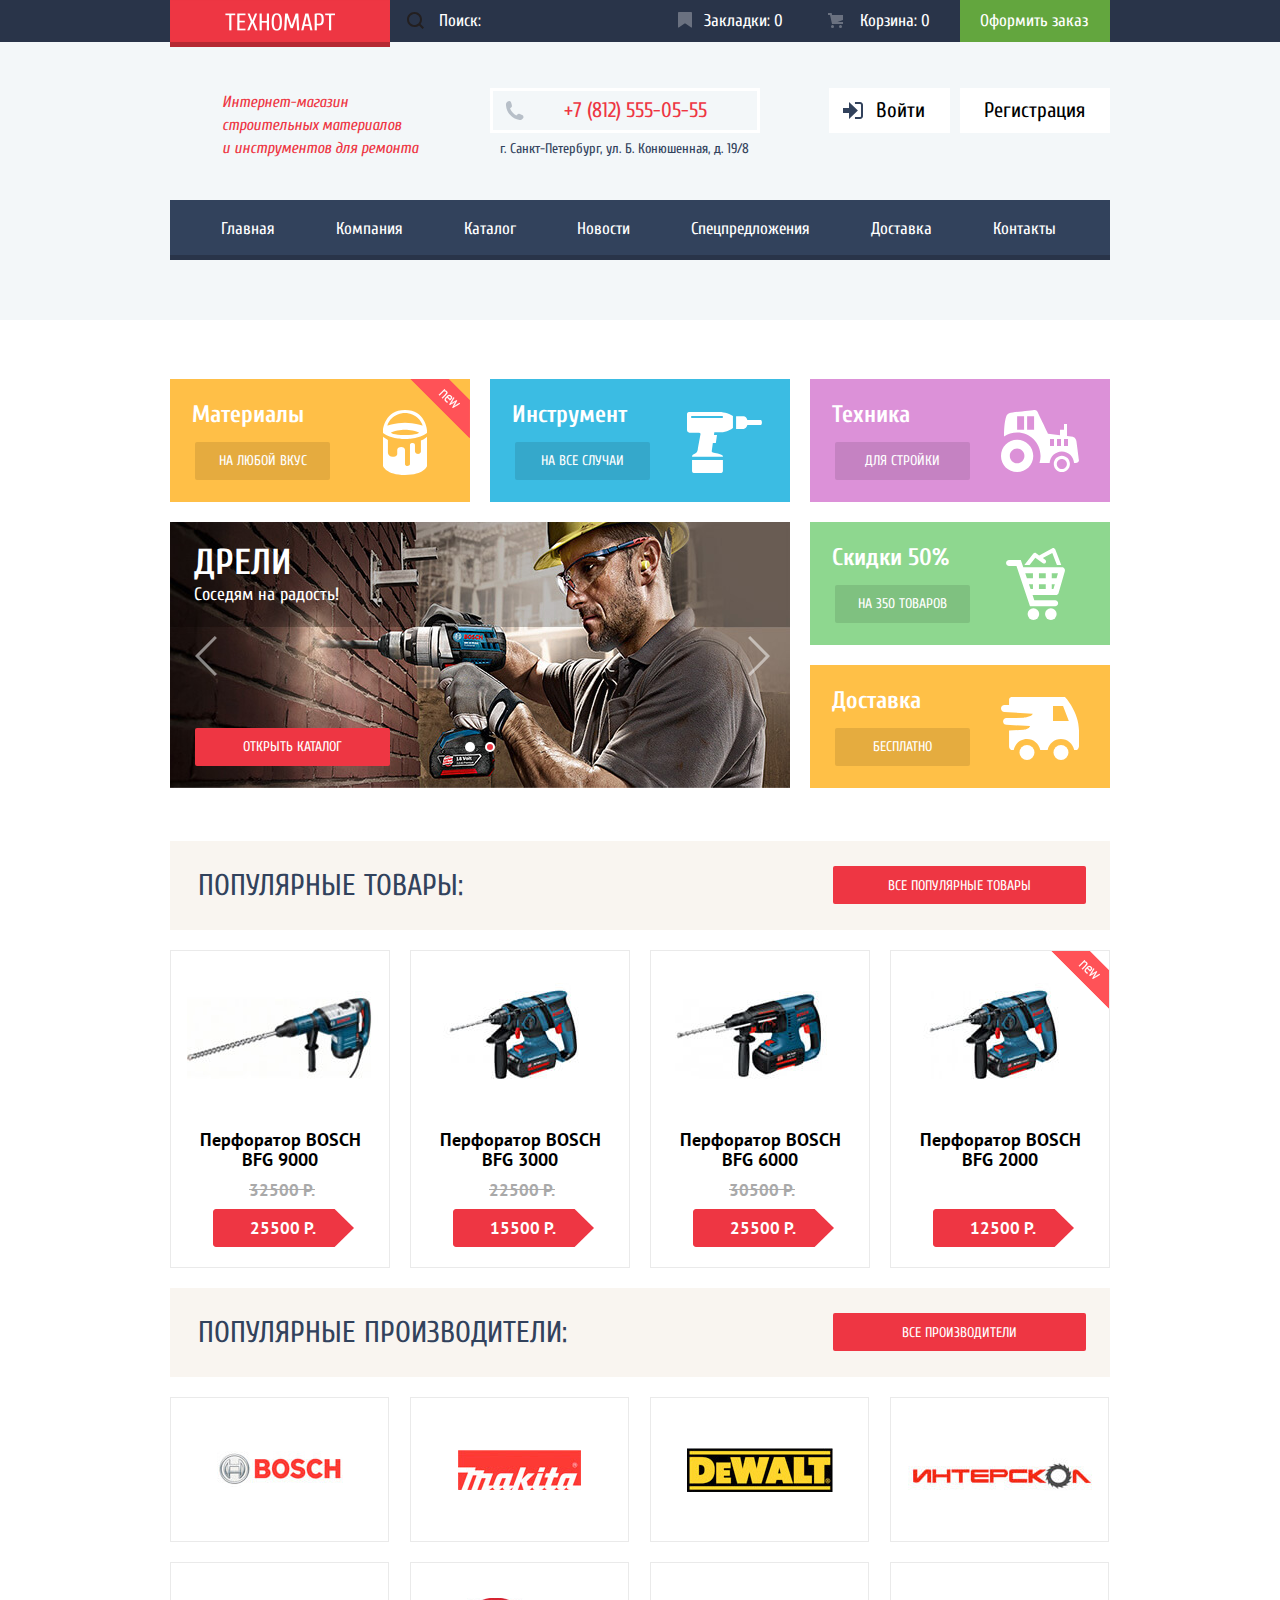
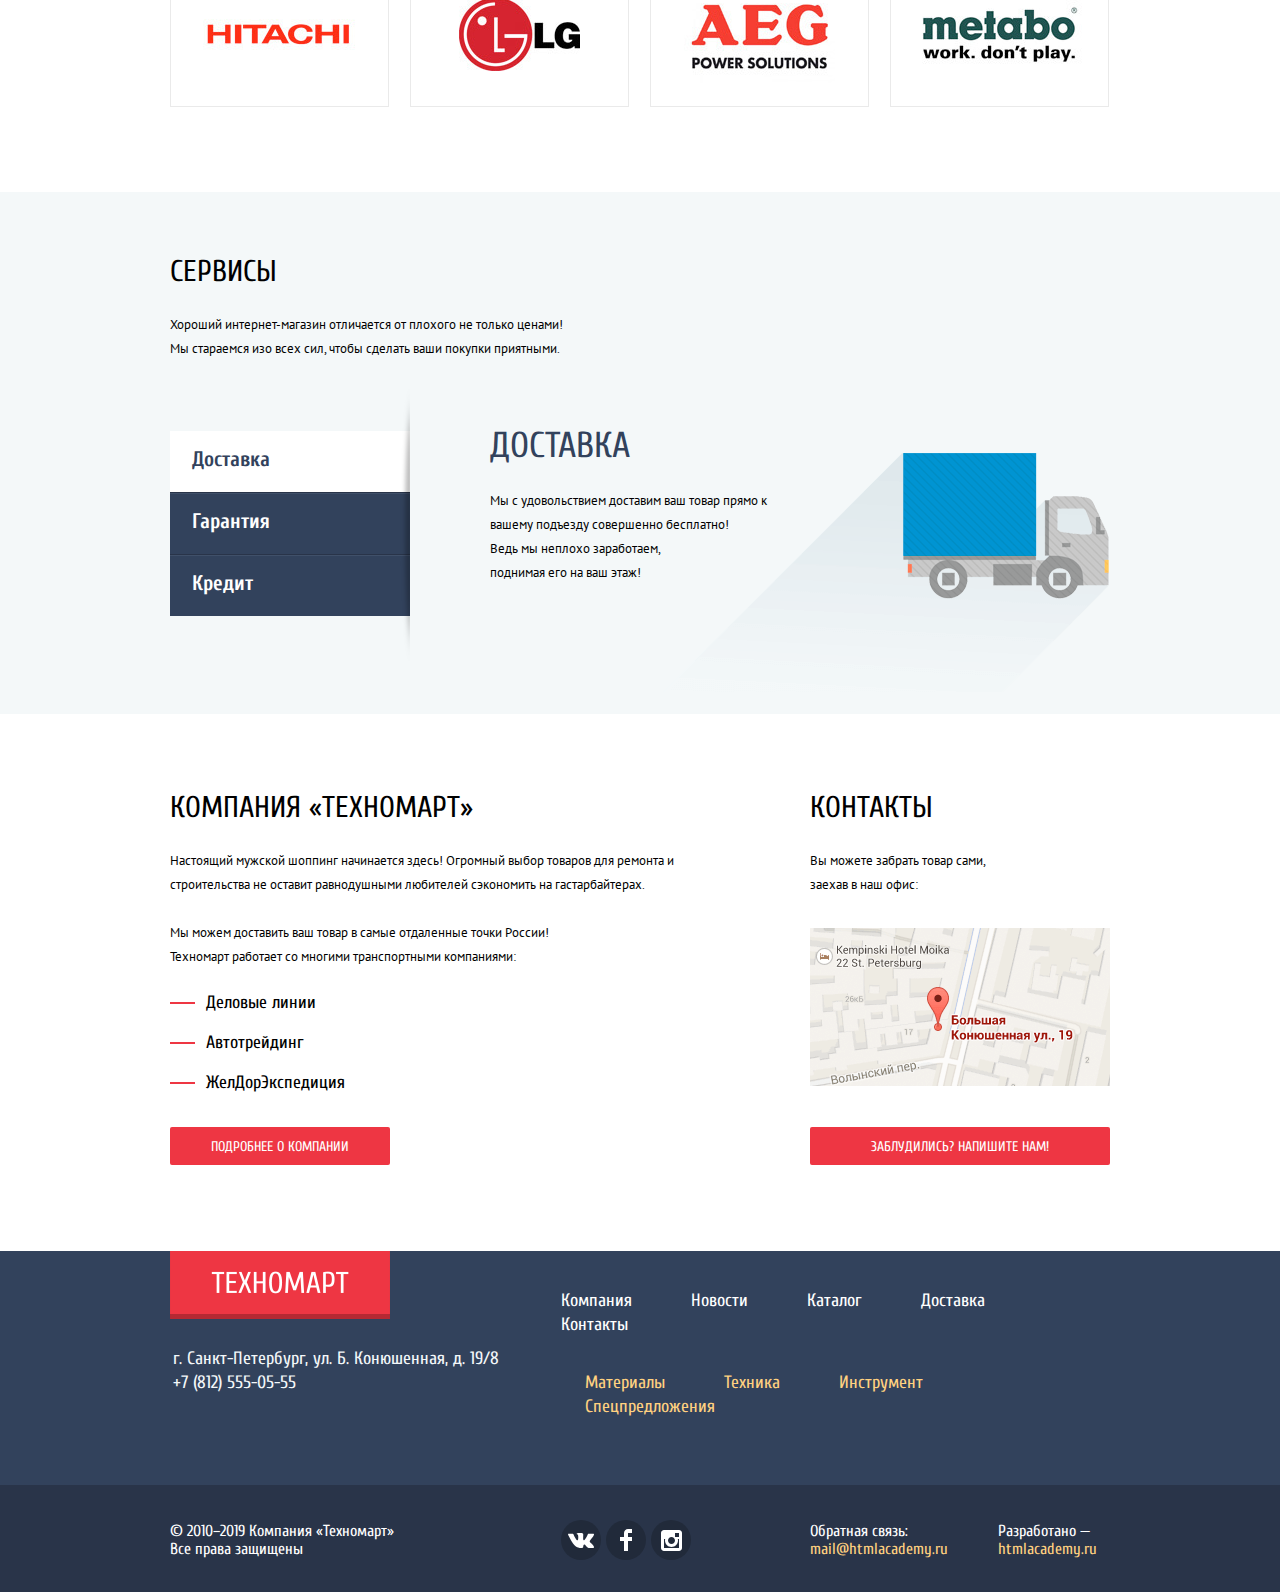
<file: index.html>
<!DOCTYPE html>
<html lang="ru">
  <head>
    <meta charset="utf-8">
    <meta name="format-detection" content="telephone=no"/>
    <title>Техномарт</title>
    <link href="https://fonts.googleapis.com/css?family=Cuprum:400,400i,700%7CPT+Sans:400,700&display=swap&subset=cyrillic" rel="stylesheet">
    <link href="css/normalize.css" rel="stylesheet">
    <link href="css/min.style.css" rel="stylesheet">
  </head>
  <body>
    <header class="main-header">
      <div class="main-header-top-wrapper">
        <div class="main-header-top container">
          <div class="header-top-left">
            <a href="#" class="logo-image">
              <img src="img/logo-top.png" width="220" height="47" alt="Логотип Техномарта">
            </a>
            <a href="#" class="logo header-logo"></a>
            <form class="search-form">
              <input type="text" class="search-field" name="search" placeholder="Поиск:">
            </form>
          </div>
          <div class="header-top-right">
            <a href="#" class="bookmarks">Закладки: 0</a>
            <a href="#" class="cart">Корзина: 0</a>
            <a href="#" class="button order-button">Оформить заказ</a>
          </div>
        </div>
      </div>
      <div class="main-header-middle container">
        <h1>Интернет-магазин<br> строительных материалов<br> и инструментов для ремонта</h1>
        <p class="main-header-contacts">
          <span class="phone-number">+7 (812) 555-05-55</span>
          <span>г. Санкт-Петербург, ул. Б. Конюшенная, д. 19/8</span>
        </p>
        <div class="user-authorization">
          <a href="#" class="button authorization-button sign-in-button">Войти</a>
          <a href="#" class="button authorization-button sign-up-button">Регистрация</a>
        </div>
      </div>
      <nav class="main-navigation container">
        <ul class="site-navigation list-marker-switch">
          <li class="site-navigation-item"><a href="#">Главная</a></li>
          <li class="site-navigation-item"><a href="#">Компания</a></li>
          <li class="site-navigation-item"><a href="catalog.html">Каталог</a></li>
          <li class="site-navigation-item"><a href="#">Новости</a></li>
          <li class="site-navigation-item"><a href="#">Спецпредложения</a></li>
          <li class="site-navigation-item"><a href="#">Доставка</a></li>
          <li class="site-navigation-item"><a href="#">Контакты</a></li>
        </ul>
      </nav>
    </header>
    <main>
      <section class="offers container">
        <div class="offers-item materials-item new-tag">
          <h3>Материалы</h3>
          <a href="#" class="button offers-item-button">На любой вкус</a>
        </div>
        <div class="offers-item instrument-item">
          <h3>Инструмент</h3>
          <a href="#" class="button offers-item-button">На все случаи</a>
        </div>
        <div class="offers-item technique-item">
          <h3>Техника</h3>
          <a href="#" class="button offers-item-button">Для стройки</a>
        </div>
        <div class="offers-item offers-item-slider">
          <div class="offers-item-slider-toggles">
            <span class="slider-toggle slider-toggle-left" aria-label="Показать слайд с перфораторами" tabindex="0"></span>
            <span class="slider-toggle slider-toggle-right slider-toggle-active" aria-label="Показать слайд с дрелями" tabindex="0"></span>
          </div>
          <span class="slider-arrow slider-arrow-left" tabindex="0" aria-label="Показать предыдущий слайд"></span>
          <div class="slider-item slider-item-drill slider-item-active">
            <h3>Дрели</h3>
            <span>Соседям на радость!</span>
            <a href="catalog.html" class="button slider-item-button">Открыть каталог</a>
          </div>
          <div class="slider-item slider-item-puncher">
            <h3>Перфораторы</h3>
            <span>Настоящие мужские игрушки</span>
            <a href="catalog.html" class="button slider-item-button">Открыть каталог</a>
          </div>
          <span class="slider-arrow slider-arrow-right" tabindex="0" aria-label="Показать следующий слайд"></span>
        </div>
        <div>
          <div class="offers-item sales-item">
            <h3>Скидки 50%</h3>
            <a href="#" class="button offers-item-button">На 350 товаров</a>
          </div>
          <div class="offers-item delivery-item">
            <h3>Доставка</h3>
            <a href="#" class="button offers-item-button">Бесплатно</a>
          </div>
        </div>
      </section>
      <section class="popular-products container">
        <header class="popular-products-header">
          <h2 class="basic-title">Популярные товары:</h2>
          <a href="#" class="button popular-products-button">Все популярные товары</a>
        </header>
        <ul class="catalog-list catalog-list-mini list-marker-switch">
          <li class="catalog-list-item" tabindex="0">
            <img src="img/bfg-9000.jpg" width="218" height="170" alt="Перфоратор BOSCH BFG 9000">
            <h3>Перфоратор BOSCH BFG 9000</h3>
            <span class="last-price">32500 Р.</span>
            <span class="current-price">25500 Р.</span>
            <div class="catalog-item-buttons">
              <button class="button buy-item-button" type="button">Купить</button>
              <button class="button bookmark-item-button" type="button">В закладки</button>
            </div>
          </li>
          <li class="catalog-list-item" tabindex="0">
            <img src="img/bfg-3000.jpg" width="218" height="170" alt="Перфоратор BOSCH BFG 3000">
            <h3>Перфоратор BOSCH BFG 3000</h3>
            <span class="last-price">22500 Р.</span>
            <span class="current-price">15500 Р.</span>
            <div class="catalog-item-buttons">
              <button class="button buy-item-button" type="button">Купить</button>
              <button class="button bookmark-item-button" type="button">В закладки</button>
            </div>
          </li>
          <li class="catalog-list-item" tabindex="0">
            <img src="img/bfg-6000.jpg" width="218" height="170" alt="Перфоратор BOSCH BFG 6000">
            <h3>Перфоратор BOSCH BFG 6000</h3>
            <span class="last-price">30500 Р.</span>
            <span class="current-price">25500 Р.</span>
            <div class="catalog-item-buttons">
              <button class="button buy-item-button" type="button">Купить</button>
              <button class="button bookmark-item-button" type="button">В закладки</button>
            </div>
          </li>
          <li class="catalog-list-item new-tag no-sale" tabindex="0">
            <img src="img/bfg-2000.jpg" width="218" height="170" alt="Перфоратор BOSCH BFG 2000">
            <h3>Перфоратор BOSCH BFG 2000</h3>
            <span class="current-price">12500 Р.</span>
            <div class="catalog-item-buttons">
              <button class="button buy-item-button" type="button">Купить</button>
              <button class="button bookmark-item-button" type="button">В закладки</button>
            </div>
          </li>
        </ul>
      </section>
      <section class="popular-brands container">
        <header class="popular-brands-header">
          <h2 class="basic-title">Популярные производители:</h2>
          <a href="#" class="button popular-brands-button">Все производители</a>
        </header>
        <ul class="popular-brands-list list-marker-switch">
          <li class="popular-brands-item">
            <a href="#">
              <img src="img/Bosch.jpg" width="126" height="37" alt="BOSCH">
            </a>
          </li>
          <li class="popular-brands-item">
            <a href="#">
              <img src="img/Makita.jpg" width="123" height="40" alt="Makita">
            </a>
          </li>
          <li class="popular-brands-item">
            <a href="#">
              <img src="img/DeWALT.jpg" width="146" height="44" alt="DeWalt">
            </a>
          </li>
          <li class="popular-brands-item">
            <a href="#">
              <img src="img/Interscol.jpg" width="200" height="88" alt="Интерскол">
            </a>
          </li>
          <li class="popular-brands-item">
            <a href="#">
              <img src="img/Hitachi.jpg" width="169" height="31" alt="HITACHI">
            </a>
          </li>
          <li class="popular-brands-item">
            <a href="#">
              <img src="img/LG.jpg" width="121" height="73" alt="LG">
            </a>
          </li>
          <li class="popular-brands-item">
            <a href="#">
              <img src="img/AEG.jpg" width="151" height="96" alt="AEG">
            </a>
          </li>
          <li class="popular-brands-item">
            <a href="#">
              <img src="img/Metabo.jpg" width="204" height="69" alt="Metabo">
            </a>
          </li>
        </ul>
      </section>
      <div class="service-wrapper">
        <section class="service container">
          <h2 class="basic-title">Сервисы</h2>
          <p class="basic-text">
            Хороший интернет-магазин отличается от плохого не только ценами!
            Мы стараемся изо всех сил, чтобы сделать ваши покупки приятными.
          </p>
          <div class="service-content-wrapper">
            <input class="visually-hidden" type="radio" id="delivery" name="toggle" checked>
            <input class="visually-hidden" type="radio" id="guarantee" name="toggle">
            <input class="visually-hidden" type="radio" id="credit" name="toggle">  
            <div class="service-slider">
              <label for="delivery">Доставка</label>
              <label for="guarantee">Гарантия</label>
              <label for="credit">Кредит</label>
            </div>
            <ul class="service-list list-marker-switch">
              <li class="service-item service-item-delivery">
                <h3>Доставка</h3>
                <p class="basic-text">
                  <span>Мы с удовольствием доставим ваш товар прямо
                    к вашему подъезду совершенно бесплатно!</span>
                  <span>Ведь мы неплохо заработаем,
                      поднимая его на ваш этаж!</span>
                  </p>
              </li>
              <li class="service-item service-item-guarantee">
                <h3>Гарантия</h3>
                <p class="basic-text">
                  <span>Если купленный у нас товар поломается или заискрит,</span>
                  <span>а также в случае пожара, спровоцированного его возгаранием,
                  вы всегда можете быть уверены в нашей гарантии. Мы обменяем
                  сгоревший товар на новый.</span>
                  Дом уж восстановите как-нибудь сами.</p>
              </li>
              <li class="service-item service-item-credit">
                <h3>Кредит</h3>
                <p class="basic-text">Залезть в долговую яму стало проще!
                  Кредитные консультанты придут вам на помощь.</p>
                <a href="#" class="button credit-request-button">Отправить заявку</a>
              </li>
            </ul>
          </div>
        </section>
      </div>
      <section class="company-information container">
        <div class="company-ability">
          <h2 class="basic-title">Компания «Техномарт»</h2>
          <p class="basic-text">Настоящий мужской шоппинг начинается здесь! Огромный выбор товаров для ремонта и
            строительства не оставит равнодушными любителей сэкономить на гастарбайтерах.</p>
          <p class="basic-text">Мы можем доставить ваш товар в самые отдаленные точки России!
            Техномарт работает со многими транспортными компаниями:</p>
          <ul class="transport-company-list list-marker-switch">
            <li>Деловые линии</li>
            <li>Автотрейдинг</li>
            <li>ЖелДорЭкспедиция</li>
          </ul>
          <a href="#" class="button">Подробнее о компании</a>
        </div>
        <div class="company-contacts">
          <h2 class="basic-title">Контакты</h2>
          <p class="basic-text">Вы можете забрать товар сами,
            заехав в наш офис:</p>
          <a class="modal-map-activator" href="map.html">
            <img src="img/minimap.png" width="300" height="158" alt="Расположение компании «Техномарт»">
          </a>
          <a href="writeus.html" class="button modal-writeus-activator">Заблудились? Напишите нам!</a>
        </div>
      </section>
    </main>
    <footer class="main-footer">
      <div class="main-footer-top-wrapper">
        <div class="main-footer-top container">
          <div>
            <img src="img/logo-bottom.png" width="220" height="68" alt="Логотип Техномарта">
            <p class="main-footer-address">г. Санкт-Петербург, ул. Б. Конюшенная, д. 19/8<br>
                +7 (812) 555-05-55</p>
          </div>
          <nav class="main-footer-navigation">
            <ul class="footer-navigation-top list-marker-switch">
              <li><a href="#">Компания</a></li>
              <li><a href="#">Новости</a></li>
              <li><a href="catalog.html">Каталог</a></li>
              <li><a href="#">Доставка</a></li>
              <li><a href="#">Контакты</a></li>
            </ul>
            <ul class="footer-navigation-bottom list-marker-switch">
              <li><a href="#">Материалы</a></li>
              <li><a href="#">Техника</a></li>
              <li><a href="#">Инструмент</a></li>
              <li><a href="#">Спецпредложения</a></li>
            </ul>
          </nav>
        </div>      
      </div>
      <div class="main-footer-bottom-wrapper">
        <div class="main-footer-bottom container">
          <p class="main-footer-copyright">© 2010–2019 Компания «Техномарт»
            Все права защищены</p>
          <ul class="social-link-list list-marker-switch">
            <li class="social-link-item social-link-vk"><a href="vk.com/technomart" aria-label="Страница Техномарта Вконтакте"></a></li>
            <li class="social-link-item social-link-facebook"><a href="fb.com/technomart" aria-label="Страница Техномарта в Фейсбуке"></a></li>
            <li class="social-link-item social-link-instagram"><a href="instagram.com/technomart" aria-label="Страница Техномарта в Инстаграме"></a></li>
          </ul>
          <div class="developer-links">
            <p class="main-footer-email">Обратная связь:
              <a href="mailto:mail@htmlacademy.ru">mail@htmlacademy.ru</a>
            </p>
            <p class="main-footer-developer">Разработано —
              <a href="https://htmlacademy.ru/intensive/htmlcss">htmlacademy.ru</a>
            </p>
          </div>
        </div>
      </div>
    </footer>
    <section class="modal modal-map">
      <div class="modal-wrapper modal-map-wrapper"></div>
      <div class="modal-map-content">
        <h2 class="visually-hidden">Основная карта</h2>
        <img src="img/map.png" width="970" height="467" alt="Расположение Техномарта на карте">
        <button class="close-button map-close-button" type="button" aria-label="Закрыть карту" tabindex="0"></button>
      </div>
    </section>
    <section class="modal modal-write-us">
      <div class="modal-wrapper modal-writeus-wrapper"></div>
      <div class="modal-writeus-content">
        <h2 class="visually-hidden">Форма обратной связи</h2>
        <button class="close-button modal-writeus-close-button" type="button" aria-label="Закрыть окно обратной связи" tabindex="0"></button>
        <form class="modal-form" action="https://echo.htmlacademy.ru" method="get">
          <p>
            <label for="name">Ваше имя:</label>
            <input type="text" id="name" name="name" placeholder="Имя Фамилия" required>
          </p>
          <p>
            <label for="email">Ваш e-mail:</label>
            <input type="text" id="email" name="email" placeholder="email@example.com" required>
          </p>
          <label for="letter-text">Текст письма:</label>
          <textarea id="letter-text" name="letter-text" placeholder="В свободной форме" required></textarea>
          <input class="button modal-form-button" type="submit" value="Отправить">
        </form>
      </div>
    </section>
    <script src="js/min.index-scripts.js"></script>
    <script src="js/min.slider.js"></script>
  </body>
</html>
</file>
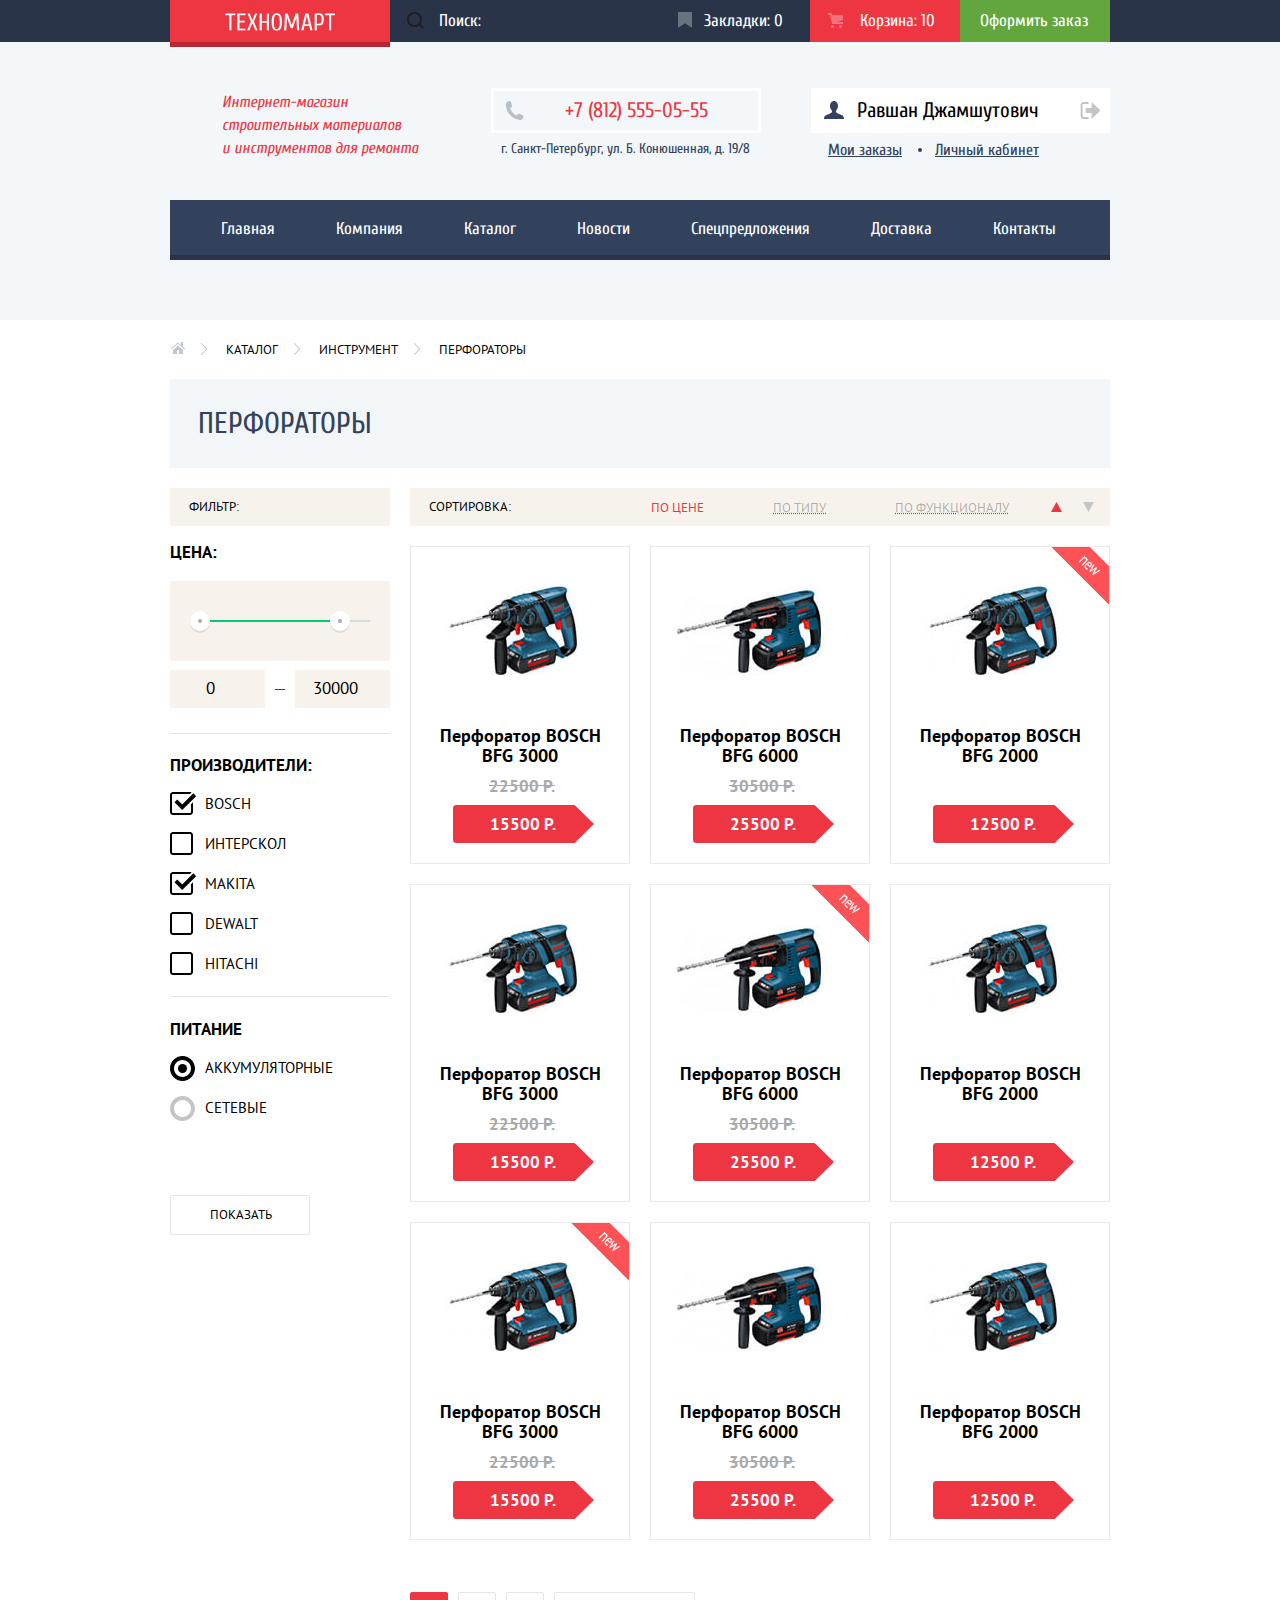
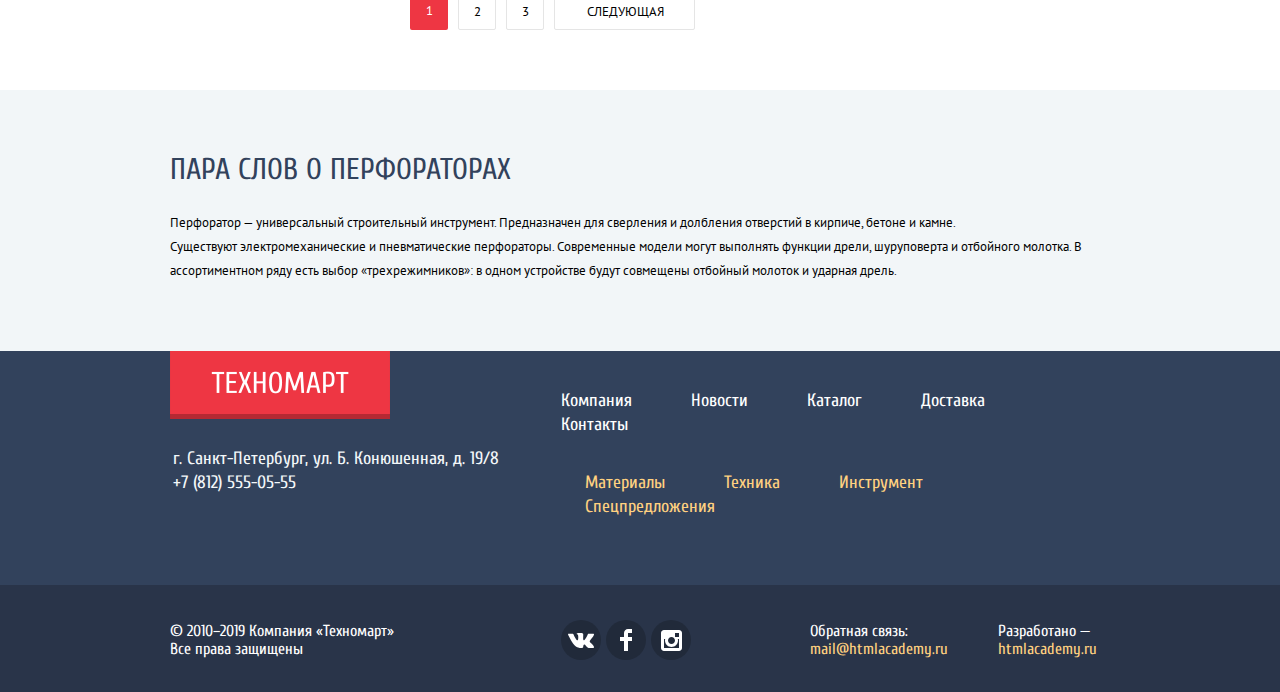
<file: catalog.html>
<!DOCTYPE html>
<html lang="ru">
  <head>
    <meta charset="utf-8">
    <meta name="format-detection" content="telephone=no"/>
    <title>Каталог Техномарта</title>
    <link href="https://fonts.googleapis.com/css?family=Cuprum:400,400i,700%7CPT+Sans:400,700&display=swap&subset=cyrillic" rel="stylesheet">
    <link href="css/normalize.css" rel="stylesheet">
    <link href="css/min.style.css" rel="stylesheet">
  </head>
  <body>
    <header class="main-header main-header-catalog">
      <div class="main-header-top-wrapper">
        <div class="main-header-top container">
          <div class="header-top-left">
            <a href="index.html" class="logo-image">
              <img src="img/logo-top.png" width="220" height="47" alt="Логотип Техномарта">
            </a>
            <a href="index.html" class="logo header-logo"></a>
            <form class="search-form">
              <input type="text" class="search-field" name="search" placeholder="Поиск:">
            </form>
          </div>
          <div class="header-top-right">
            <a href="#" class="bookmarks">Закладки: 0</a>
            <a href="#" class="cart full-cart">Корзина: 10</a>
            <a href="#" class="button order-button">Оформить заказ</a>
          </div>
        </div>
      </div>
      <div class="main-header-middle container">
        <h1>Интернет-магазин<br> строительных материалов<br> и инструментов для ремонта</h1>
        <p class="main-header-contacts">
          <span class="phone-number">+7 (812) 555-05-55</span>
          <span>г. Санкт-Петербург, ул. Б. Конюшенная, д. 19/8</span>
        </p>
        <div class="user-account">
          <div class="account-management">
            <a href="#" class="username" aria-label="Перейти в личный кабинет">Равшан Джамшутович</a>
            <a href="#" class="user-icon account-exit-icon"><span class="visually-hidden">Выйти из аккаунта</span></a>
          </div>
          <a href="#">Мои заказы</a>
          <a href="#">Личный кабинет</a>
        </div>
        </div>
      <nav class="main-navigation container">
        <ul class="site-navigation list-marker-switch">
          <li class="site-navigation-item"><a href="index.html">Главная</a></li>
          <li class="site-navigation-item"><a href="#">Компания</a></li>
          <li class="site-navigation-item"><a href="catalog.html">Каталог</a></li>
          <li class="site-navigation-item"><a href="#">Новости</a></li>
          <li class="site-navigation-item"><a href="#">Спецпредложения</a></li>
          <li class="site-navigation-item"><a href="#">Доставка</a></li>
          <li class="site-navigation-item"><a href="#">Контакты</a></li>
        </ul>
      </nav>
    </header>    
    <main>
      <div class="container">
        <ul class="breadcrumbs list-marker-switch">
          <li><a href="index.html" aria-label="Главная"><img src="img/icon-home.svg" width="15" height="12" alt="Главная"></a></li>
          <li><a href="catalog.html">Каталог</a></li>
          <li><a href="#">Инструмент</a></li>
          <li><a href="#" class="current-breadcrumbs-link">Перфораторы</a></li>
        </ul>
      </div>
      <div class="catalog-title-wrapper container">
        <h1 class="catalog-main-title basic-title">Перфораторы</h1>
      </div>
      <div class="catalog-content-container container">
        <section class="filters">
          <h2 class="main-filter-title">Фильтр:</h2>
          <form class="filter-form" action="https://echo.htmlacademy.ru" method="get">
            <h3 class="filter-title">Цена:</h3>
            <div class="price-range-filter">
              <span class="price-toggle price-toggle-left" aria-label="Установить нижнюю границу цены" tabindex="0"></span>
              <div class="price-range-line"></div>
              <span class="price-toggle price-toggle-right" aria-label="Установить верхнюю границу цены" tabindex="0"></span>
            </div>
            <div class="price-field-block">
              <label class="visually-hidden" for="min-price">Нижняя граница цены</label><input class="price-field price-field-min" type="number" name="min-price" id="min-price" min="0" value="0">
              <label class="visually-hidden" for="max-price">Верхняя граница цены</label><input class="price-field price-field-max" type="number" name="max-price" id="max-price" value="30000">
            </div>
            <fieldset class="brands-filter">
              <legend class="filter-title">Производители:</legend>
              <input class="visually-hidden" type="checkbox" name="brand" value="Bosch" id="Bosch" checked><label for="Bosch">Bosch</label>
              <input class="visually-hidden" type="checkbox" name="brand" value="Interscol" id="Interscol"><label for="Interscol">Интерскол</label>
              <input class="visually-hidden" type="checkbox" name="brand" value="Makita" id="Makita" checked><label for="Makita">Makita</label>
              <input class="visually-hidden" type="checkbox" name="brand" value="Dewalt" id="Dewalt"><label for="Dewalt">Dewalt</label>
              <input class="visually-hidden" type="checkbox" name="brand" value="Hitachi" id="Hitachi"><label for="Hitachi">Hitachi</label>
            </fieldset>
            <fieldset class="power-supply-filter">
              <legend class="filter-title">Питание</legend>
              <input class="visually-hidden" type="radio" name="power-supply" value="accumulator" id="accumulator" checked><label for="accumulator">Аккумуляторные</label>
              <input class="visually-hidden" type="radio" name="power-supply" value="cable" id="cable"><label for="cable">Сетевые</label>
            </fieldset>
            <button class="submit-button" type="submit">Показать</button> 
          </form>
        </section>
        <section class="catalog">
          <div class="sorting">
            <h2 class="sorting-title">Сортировка:</h2>
            <ul class="sorting-list list-marker-switch">
              <li class="sorting-item"><a href="#" class="sorting-link sorting-link-price sorting-link-active">По цене</a></li>
              <li class="sorting-item"><a href="#" class="sorting-link sorting-link-type">По типу</a></li>
              <li class="sorting-item"><a href="#" class="sorting-link sorting-link-functions">По функционалу</a></li>
            </ul>
            <a href="#" class="sorting-toggle sorting-min-toggle active-toggle" aria-label="Сначала дешевые"></a>
            <a href="#" class="sorting-toggle sorting-max-toggle" aria-label="Сначала дорогие"></a>
          </div>
          <ul class="catalog-list list-marker-switch">
            <li class="catalog-list-item" tabindex="0">
              <img src="img/bfg-3000.jpg" width="218" height="170" alt="Перфоратор BOSCH BFG 3000">
              <h3>Перфоратор BOSCH BFG 3000</h3>
              <span class="last-price">22500 Р.</span>
              <span class="current-price">15500 Р.</span>
              <div class="catalog-item-buttons">
                <button class="button buy-item-button" type="button">Купить</button>
                <button class="button bookmark-item-button" type="button">В закладки</button>
              </div>
            </li>
            <li class="catalog-list-item" tabindex="0">
              <img src="img/bfg-6000.jpg" width="218" height="170" alt="Перфоратор BOSCH BFG 6000">
              <h3>Перфоратор BOSCH BFG 6000</h3>
              <span class="last-price">30500 Р.</span>
              <span class="current-price">25500 Р.</span>
              <div class="catalog-item-buttons">
                <button class="button buy-item-button" type="button">Купить</button>
                <button class="button bookmark-item-button" type="button">В закладки</button>
              </div>
            </li>
            <li class="catalog-list-item new-tag no-sale" tabindex="0">
              <img src="img/bfg-2000.jpg" width="218" height="170" alt="Перфоратор BOSCH BFG 2000">
              <h3>Перфоратор BOSCH BFG 2000</h3>
              <span class="current-price">12500 Р.</span>
              <div class="catalog-item-buttons">
                <button class="button buy-item-button" type="button">Купить</button>
                <button class="button bookmark-item-button" type="button">В закладки</button>
              </div>
            </li>
            <li class="catalog-list-item" tabindex="0">
              <img src="img/bfg-3000.jpg" width="218" height="170" alt="Перфоратор BOSCH BFG 3000">
              <h3>Перфоратор BOSCH BFG 3000</h3>
              <span class="last-price">22500 Р.</span>
              <span class="current-price">15500 Р.</span>
              <div class="catalog-item-buttons">
                <button class="button buy-item-button" type="button">Купить</button>
                <button class="button bookmark-item-button" type="button">В закладки</button>
              </div>
            </li>
            <li class="catalog-list-item new-tag" tabindex="0">
              <img src="img/bfg-6000.jpg" width="218" height="170" alt="Перфоратор BOSCH BFG 6000">
              <h3>Перфоратор BOSCH BFG 6000</h3>
              <span class="last-price">30500 Р.</span>
              <span class="current-price">25500 Р.</span>
              <div class="catalog-item-buttons">
                <button class="button buy-item-button" type="button">Купить</button>
                <button class="button bookmark-item-button" type="button">В закладки</button>
              </div>
            </li>
            <li class="catalog-list-item no-sale" tabindex="0">
              <img src="img/bfg-2000.jpg" width="218" height="170" alt="Перфоратор BOSCH BFG 2000">
              <h3>Перфоратор BOSCH BFG 2000</h3>
              <span class="current-price">12500 Р.</span>
              <div class="catalog-item-buttons">
                <button class="button buy-item-button" type="button">Купить</button>
                <button class="button bookmark-item-button" type="button">В закладки</button>
              </div>
            </li>
            <li class="catalog-list-item new-tag" tabindex="0">
              <img src="img/bfg-3000.jpg" width="218" height="170" alt="Перфоратор BOSCH BFG 3000">
              <h3>Перфоратор BOSCH BFG 3000</h3>
              <span class="last-price">22500 Р.</span>
              <span class="current-price">15500 Р.</span>
              <div class="catalog-item-buttons">
                <button class="button buy-item-button" type="button">Купить</button>
                <button class="button bookmark-item-button" type="button">В закладки</button>
              </div>
            </li>
            <li class="catalog-list-item" tabindex="0">
              <img src="img/bfg-6000.jpg" width="218" height="170" alt="Перфоратор BOSCH BFG 6000">
              <h3>Перфоратор BOSCH BFG 6000</h3>
              <span class="last-price">30500 Р.</span>
              <span class="current-price">25500 Р.</span>
              <div class="catalog-item-buttons">
                <button class="button buy-item-button" type="button">Купить</button>
                <button class="button bookmark-item-button" type="button">В закладки</button>
              </div>
            </li>
            <li class="catalog-list-item no-sale" tabindex="0">
              <img src="img/bfg-2000.jpg" width="218" height="170" alt="Перфоратор BOSCH BFG 2000">
              <h3>Перфоратор BOSCH BFG 2000</h3>
              <span class="current-price">12500 Р.</span>
              <div class="catalog-item-buttons">
                <button class="button buy-item-button" type="button">Купить</button>
                <button class="button bookmark-item-button" type="button">В закладки</button>
              </div>
            </li>
          </ul>
          <ul class="pagination-list list-marker-switch">
            <li class="pagination-item pagination-item-current"><a>1</a></li>
            <li class="pagination-item"><a href="#">2</a></li>
            <li class="pagination-item"><a href="#">3</a></li>
            <li class="pagination-item"><a href="#">Следующая</a></li>
          </ul>
        </section>
      </div>
      <div class="puncher-info-wrapper">
        <section class="puncher-info container">
          <h2 class="puncher-info-title basic-title">Пара слов о перфораторах</h2>
          <p class="basic-text">
            Перфоратор — универсальный строительный инструмент. Предназначен для сверления и долбления отверстий в кирпиче, бетоне и камне.<br>
            Существуют электромеханические и пневматические перфораторы. Современные модели могут выполнять функции дрели, шуруповерта и отбойного молотка. В
            ассортиментном ряду есть выбор «трехрежимников»: в одном устройстве будут совмещены отбойный молоток и ударная дрель.
          </p>
        </section> 
      </div>
    </main>
    <footer class="main-footer">
      <div class="main-footer-top-wrapper">
        <div class="main-footer-top container">
          <div>
            <img src="img/logo-bottom.png" width="220" height="68" alt="Логотип Техномарта">
            <p class="main-footer-address">г. Санкт-Петербург, ул. Б. Конюшенная, д. 19/8<br>
                +7 (812) 555-05-55</p>
          </div>
          <nav class="main-footer-navigation">
            <ul class="footer-navigation-top list-marker-switch">
              <li><a href="#">Компания</a></li>
              <li><a href="#">Новости</a></li>
              <li><a href="catalog.html">Каталог</a></li>
              <li><a href="#">Доставка</a></li>
              <li><a href="#">Контакты</a></li>
            </ul>
            <ul class="footer-navigation-bottom list-marker-switch">
              <li><a href="#">Материалы</a></li>
              <li><a href="#">Техника</a></li>
              <li><a href="#">Инструмент</a></li>
              <li><a href="#">Спецпредложения</a></li>
            </ul>
          </nav>
        </div>      
      </div>
      <div class="main-footer-bottom-wrapper">
        <div class="main-footer-bottom container">
          <p class="main-footer-copyright">© 2010–2019 Компания «Техномарт»
            Все права защищены</p>
          <ul class="social-link-list list-marker-switch">
            <li class="social-link-item social-link-vk"><a href="vk.com/technomart" aria-label="Страница Техномарта Вконтакте"></a></li>
            <li class="social-link-item social-link-facebook"><a href="fb.com/technomart" aria-label="Страница Техномарта в Фейсбуке"></a></li>
            <li class="social-link-item social-link-instagram"><a href="instagram.com/technomart" aria-label="Страница Техномарта в Инстаграме"></a></li>
          </ul>
          <div class="developer-links">
            <p class="main-footer-email">Обратная связь:
              <a href="mailto:mail@htmlacademy.ru">mail@htmlacademy.ru</a>
            </p>
            <p class="main-footer-developer">Разработано —
              <a href="https://htmlacademy.ru/intensive/htmlcss">htmlacademy.ru</a>
            </p>
          </div>
        </div>
      </div>
    </footer>
    <section class="modal modal-confirm">      
      <div class="modal-wrapper modal-confirm-wrapper"></div>
      <div class="modal-confirm-content">
        <h2 class="visually-hidden">Информация об успешном добавлении товара в корзину</h2>
        <button class="close-button modal-confirm-close-button" type="button" aria-label="Закрыть окно-подтверждение о добавленном в корзину товаре" tabindex="0"></button>
        <span>Товар добавлен в корзину!</span>
        <div class="modal-buttons-block">
          <a class="button modal-order-button" href="#">Оформить заказ</a>
          <button class="button continue-shopping-button" type="button">Продолжить покупки</button>
        </div>
      </div>
    </section>
    <script src="js/min.catalog-scripts.js"></script>
  </body>
</html>
</file>
<file: css/min.style.css>
html{-webkit-box-sizing:border-box;box-sizing:border-box}body{margin:0;padding:0;font-family:"Cuprum",Arial,sans-serif;font-size:17px;line-height:17px;font-weight:normal;color:#000000;background-color:#ffffff}*,::before,::after{-webkit-box-sizing:inherit;box-sizing:inherit}a{color:#ffffff;text-decoration:none;outline:none}.container{width:960px;margin:0 auto;padding:0 10px}.visually-hidden:not(:focus):not(:active),input[type="checkbox"].visually-hidden,input[type="radio"].visually-hidden{position:absolute;width:1px;height:1px;margin:-1px;border:0;padding:0;white-space:nowrap;-webkit-clip-path:inset(100%);clip-path:inset(100%);clip:rect(0 0 0 0);overflow:hidden}.basic-title{margin:0;font-size:30px;line-height:30px;font-weight:normal;text-transform:uppercase;word-wrap:break-word}.basic-text{margin:0;font-family:"PT Sans",Arial,sans-serif;font-size:13px;line-height:24px}.list-marker-switch{margin:0;padding:0;list-style:none}.main-header-top-wrapper{background-color:#293449}.main-header-top{display:-webkit-box;display:-ms-flexbox;display:flex;-webkit-box-pack:justify;-ms-flex-pack:justify;justify-content:space-between;-webkit-box-align:center;-ms-flex-align:center;align-items:center;color:#ffffff;line-height:18px}.main-header-top a:hover,.main-header-top a:focus{background-color:#212a3a}.main-header-top a:active{color:rgba(255,255,255,0.6);background-color:#161d29}.main-header{margin-bottom:59px;padding-bottom:60px;background-color:#f3f7f9}.main-header-catalog{margin-bottom:20px}.header-top-left{display:-webkit-box;display:-ms-flexbox;display:flex}.header-top-right{display:-webkit-box;display:-ms-flexbox;display:flex}.logo-image{color:#000000}.logo-image img{position:absolute;z-index:10}.header-logo{position:absolute;z-index:20;display:block;width:220px;height:47px;background-image:url(../img/logo-top.png);background-position:center}.header-logo:hover,.header-logo:focus{background-image:url(../img/logo-top-hover.png)}.header-logo:active{background-image:url(../img/logo-top-active.png)}.header-top-right a{display:-webkit-inline-box;display:-ms-inline-flexbox;display:inline-flex;min-width:150px;padding:12px 20px}a.bookmarks{position:relative;padding-left:44px}a.cart{position:relative;padding-left:50px}.header-top-right a:not(:last-child)::before{content:"";position:absolute;top:10px;left:15px;width:20px;height:20px;opacity:.3;background-repeat:no-repeat;background-position:center}a.bookmarks::before{background-image:url(../img/icon-bookmark.svg)}a.cart::before{background-image:url(../img/icon-cart.svg)}.header-top-right a:not(:last-child):hover::before,.header-top-right a:not(:last-child):focus::before{opacity:1}.header-top-right a:not(:last-child):active::before{opacity:.5}a.bookmarks:active::before{background-image:url(../img/icon-bookmark.svg);background-position:48% 50%}.main-header-middle{display:-webkit-box;display:-ms-flexbox;display:flex;-ms-flex-wrap:wrap;flex-wrap:wrap;-webkit-box-pack:justify;-ms-flex-pack:justify;justify-content:space-between;padding-top:46px;padding-bottom:39px}.main-header-middle h1,.main-header-middle h2{width:300px;margin:0;padding-top:3px;padding-left:52px;padding-right:20px;font-size:16px;line-height:23px;font-style:italic;font-weight:normal;color:#ee3643}.user-account{width:299px}.user-account a{display:inline-block;font-size:16px;line-height:18px;vertical-align:top;color:#32425c;text-decoration:underline}.user-account a:hover,.user-account a:focus{color:#ee3643;-webkit-transition:color .5s ease;-o-transition:color .5s ease;transition:color .5s ease}.user-account a:active{color:rgba(50,66,92,0.3)}.account-management{display:-webkit-box;display:-ms-flexbox;display:flex;padding-top:12px;padding-bottom:12px;padding-left:46px;margin-bottom:8px;background-color:#ffffff}a.account-exit-icon{display:block;width:20px;height:20px;background-image:url(../img/icon-logout.svg);background-repeat:no-repeat;background-position:center}a.account-exit-icon:hover,a.account-exit-icon:focus{background-image:url(../img/icon-logout-hover.svg);-webkit-transition-property:background-image;-o-transition-property:background-image;transition-property:background-image;-webkit-transition-duration:.5s;-o-transition-duration:.5s;transition-duration:.5s}a.account-exit-icon:active{background-image:url(../img/icon-logout.svg)}a.username{position:relative;display:block;width:200px;margin-right:23px;font-size:21px;line-height:21px;color:#000000;text-decoration:none}a.username::before{content:"";position:absolute;left:-33px;width:20px;height:20px;background-image:url(../img/icon-user.svg);background-repeat:no-repeat;background-position:center}a.username:hover,a.username:focus{color:#000000;-webkit-transition:color .5s ease;-o-transition:color .5s ease;transition:color .5s ease}a.username:active{color:rgba(0,0,0,0.3)}a.username:hover::before,a.username:focus::before{background-image:url(../img/icon-user-hover.svg);-webkit-transition:background-image .5s ease;-o-transition:background-image .5s ease;transition:background-image .5s ease}a.username:active::before{background-image:url(../img/icon-user.svg)}.user-account > a:first-of-type{position:relative;width:75px;margin-left:17px;margin-right:28px}.user-account > a:first-of-type::after{content:"";position:absolute;top:7px;right:-19px;width:4px;height:4px;border-radius:50%;background-color:#32425c}.user-account > a:last-of-type{width:115px}.main-header-contacts{width:300px;margin:0;font-size:14px;line-height:24px;color:#32425c}.main-header-contacts span{display:inline-block;vertical-align:top}.main-header-contacts .phone-number{position:relative;min-width:270px;border:3px solid #ffffff;margin-bottom:4px;font-size:21px;line-height:21px;color:#ee3643;padding:9px 20px 9px 71px}.main-header-contacts .phone-number::before{content:"";position:absolute;top:9px;left:11px;width:20px;height:20px;background-image:url(../img/icon-phone.svg);background-repeat:no-repeat;background-position:center}.main-header-contacts span:last-child{padding-left:10px;padding-right:10px}.button{display:inline-block;border-radius:2px;font-size:14px;line-height:18px;color:#ffffff;text-transform:uppercase;vertical-align:middle;background-color:#ee3643;cursor:pointer}.button:hover,.button:focus{background-color:#ca2c37;-webkit-transition:all .5s ease;-o-transition:all .5s ease;transition:all .5s ease}.button:active{background-color:#ba2732}a.order-button{border-radius:0;font-size:17px;text-transform:none;background-color:#63a63e}a.order-button:hover,a.order-button:focus{background-color:#5fbb2d}a.order-button:active{color:rgba(255,255,255,0.5);background-color:#518534}.user-authorization{display:-webkit-box;display:-ms-flexbox;display:flex;-webkit-box-pack:end;-ms-flex-pack:end;justify-content:flex-end;-webkit-box-align:start;-ms-flex-align:start;align-items:flex-start;width:300px}.authorization-button{display:-webkit-inline-box;display:-ms-inline-flexbox;display:inline-flex;padding-top:12px;padding-bottom:12px;padding-right:10px;border-radius:0;font-size:21px;line-height:21px;color:#000000;text-transform:none;background-color:#ffffff}.authorization-button:hover,.authorization-button:focus{color:#ee3643;background-color:#ffffff;-webkit-transition:color .7s ease;-o-transition:color .7s ease;transition:color .7s ease}.authorization-button:active{color:rgba(0,0,0,0.3);background-color:#ffffff}.sign-in-button{position:relative;min-width:121px;padding-left:47px}.sign-in-button::before{content:"";position:absolute;top:12px;left:14px;width:20px;height:20px;background-image:url(../img/icon-login.svg);background-repeat:no-repeat;background-position:center}.sign-in-button:hover::before,.sign-in-button:focus::before{background-image:url(../img/icon-login-hover.svg);-webkit-transition:background-image .7s ease;-o-transition:background-image .7s ease;transition:background-image .7s ease}.sign-up-button{min-width:150px;margin-left:10px;padding-left:24px}.site-navigation{display:-webkit-box;display:-ms-flexbox;display:flex;-ms-flex-wrap:nowrap;flex-wrap:wrap;padding:0 20px;background-color:#32425c;-webkit-box-shadow:inset 0 -5px 0 0 #293449;box-shadow:inset 0 -5px 0 0 #293449}.site-navigation-item a{display:inline-block;padding:20px 30px;padding-bottom:23px;padding-left:31px;vertical-align:middle}.site-navigation a:hover,.site-navigation a:focus{background-color:#293449}.site-navigation a:active{color:rgba(255,255,255,0.5);background-color:#1d2739}.search-form{min-width:270px;margin-left:220px}.search-field{width:100%;padding-top:12px;padding-left:49px;padding-bottom:12px;border:0;line-height:18px;color:#ffffff;background-color:#293449;background-image:url(../img/icon-search.svg);background-repeat:no-repeat;background-position:17px 12px}.search-field:hover{background-color:#212a3a;background-image:url(../img/icon-search-hover.svg)}.search-field:focus{color:#000000;background-color:#ffffff;background-image:url(../img/icon-search-focus.svg);outline:none}.search-field::-webkit-input-placeholder{font-size:17px;line-height:18px;color:#ffffff;text-indent:0;-webkit-transition:text-indent .3s ease;-o-transition:text-indent .3s ease;transition:text-indent .3s ease}.search-field::-moz-placeholder{font-size:17px;line-height:18px;color:#ffffff;text-indent:0;-webkit-transition:text-indent .3s ease;-o-transition:text-indent .3s ease;transition:text-indent .3s ease}.search-field:-moz-placeholder{font-size:17px;line-height:18px;color:#ffffff;text-indent:0;-webkit-transition:text-indent .3s ease;-o-transition:text-indent .3s ease;transition:text-indent .3s ease}.search-field:-ms-input-placeholder{font-size:17px;line-height:18px;color:#ffffff;text-indent:0;-webkit-transition:text-indent .3s ease;-o-transition:text-indent .3s ease;transition:text-indent .3s ease}.search-field:focus::-webkit-input-placeholder{color:#000000;text-indent:500px;-webkit-transition:text-indent .3s ease;-o-transition:text-indent .3s ease;transition:text-indent .3s ease}.search-field:focus::-moz-placeholder{color:#000000;text-indent:500px;-webkit-transition:text-indent .3s ease;-o-transition:text-indent .3s ease;transition:text-indent .3s ease}.search-field:focus:-moz-placeholder{color:#000000;text-indent:500px;-webkit-transition:text-indent .3s ease;-o-transition:text-indent .3s ease;transition:text-indent .3s ease}.search-field:focus:-ms-input-placeholder{color:#000000;text-indent:500px;-webkit-transition:text-indent .3s ease;-o-transition:text-indent .3s ease;transition:text-indent .3s ease}.main-header-top .full-cart{background-color:#ee3643}.main-header-top .full-cart:hover,.main-header-top .full-cart:focus{background-color:#ca2c37}.main-header-top .full-cart:active{background-color:#ba2732}.offers{display:-webkit-box;display:-ms-flexbox;display:flex;-webkit-box-pack:justify;-ms-flex-pack:justify;justify-content:space-between;-ms-flex-wrap:wrap;flex-wrap:wrap;margin-bottom:33px}.offers-item{position:relative;width:300px;min-height:123px;margin-bottom:20px;padding-top:21px;padding-left:22px}.offers-item.new-tag:after{content:"";position:absolute;top:0;right:0;width:60px;height:59px;background-image:url(../img/new-flag.png);background-repeat:no-repeat;background-position:center}.offers-item h3{margin:0;margin-bottom:12px;font-size:24px;line-height:30px;font-weight:bold;color:#ffffff}.offers-item-button{display:inline-block;width:135px;margin-left:3px;padding-top:10px;padding-bottom:10px;text-align:center;vertical-align:middle;background-color:rgba(0,0,0,0.1)}.offers-item-button:hover,.offers-item-button:focus{background-color:rgba(0,0,0,0.2);-webkit-transition:all .3s ease-in-out;-o-transition:all .3s ease-in-out;transition:all .3s ease-in-out}.offers-item-button:active{background-color:rgba(0,0,0,0.3)}.materials-item{background-color:#ffbf47;background-image:url(../img/offers-materials.svg);background-repeat:no-repeat;background-position:83.3% 54%}.instrument-item{background-color:#3bbce3;background-image:url(../img/offers-instrument.svg);background-repeat:no-repeat;background-position:87.7% 54%}.technique-item{background-color:#dc91d8;background-image:url(../img/offers-technique.svg);background-repeat:no-repeat;background-position:86% 51%}.sales-item{background-color:#8ed78f;background-image:url(../img/offers-sales.svg);background-repeat:no-repeat;background-position:81.5% 51%}.delivery-item{background-color:#ffc047;background-image:url(../img/offers-delivery.svg);background-repeat:no-repeat;background-position:86% 53%}.offers-item-slider{position:relative;width:620px;height:266px;padding:0}.slider-toggle{position:absolute;top:220px;display:block;width:10px;height:10px;border:none;border-radius:50%;background-color:#ffffff}.slider-toggle-left{left:295px}.slider-toggle-right{right:295px}.slider-toggle-active{border:2px solid #ffffff;background-color:#ee3643}.slider-arrow{position:absolute;top:114px;width:22px;height:40px;background-repeat:no-repeat;background-position:center;opacity:.5;outline:none}.slider-arrow.slider-arrow-left{left:25px;background-image:url(../img/slider-arrow-icon.svg)}.slider-arrow.slider-arrow-right{right:20px;background-image:url(../img/slider-arrow-icon.svg);-webkit-transform:rotate(180deg);-ms-transform:rotate(180deg);transform:rotate(180deg)}.slider-arrow:hover,.slider-arrow:focus{opacity:1}.slider-item{display:none;width:620px;min-height:266px;padding-top:23px;padding-bottom:22px;padding-left:24px;background-repeat:no-repeat;background-position:center;background-size:100%}.slider-item h3{margin-bottom:2px;font-size:36px;line-height:36px;font-weight:bold;text-transform:uppercase}.slider-item span{display:block;margin-bottom:121px;font-family:"Cuprum",Arial,sans-serif;font-size:18px;line-height:24px;color:#ffffff}.slider-item-button{width:195px;margin-left:1px;padding:10px;text-align:center;vertical-align:middle;background-color:#ee3643}.slider-item-drill{background-color:#5d5355;background-image:url(../img/slider-drill.jpg)}.slider-item-puncher{background-color:#ccbca5;background-image:url(../img/slider-puncher.jpg)}.slider-item-active{display:block}.popular-products-header,.popular-brands-header{display:-webkit-box;display:-ms-flexbox;display:flex;-webkit-box-pack:justify;-ms-flex-pack:justify;justify-content:space-between;-webkit-box-align:center;-ms-flex-align:center;align-items:center;padding:24px;margin-bottom:20px;background-color:#f9f5f0}.popular-products-header .basic-title,.popular-brands-header .basic-title{max-width:450px;padding:6px 4px;padding-bottom:5px;color:#32425c}.popular-products-button,.popular-brands-button{width:253px;margin-top:-2px;text-align:center;padding:11px 10px 9px}.catalog{width:700px;margin-top:11px;margin-bottom:60px}.catalog-list{display:-webkit-box;display:-ms-flexbox;display:flex;-webkit-box-align:start;-ms-flex-align:start;align-items:flex-start;-ms-flex-wrap:wrap;flex-wrap:wrap}.catalog-list-item{position:relative;display:block;width:220px;min-height:318px;margin-bottom:20px;margin-right:20px;padding-bottom:10px;border:solid 1px rgb(234,234,234);text-align:center;overflow:hidden}.catalog .catalog-list-item:nth-child(3n){margin-right:0}.catalog-list.catalog-list-mini .catalog-list-item:nth-child(4n){margin-right:0}.catalog-list-item:hover,.catalog-list-item:focus{-webkit-box-shadow:0 5px 12.5px 0 rgba(41,52,73,0.5);box-shadow:0 5px 12.5px 0 rgba(41,52,73,0.5);outline:none}.catalog-list-item.new-tag:after{content:"";position:absolute;top:-1px;right:-1px;width:60px;height:59px;background-image:url(../img/new-flag.png);background-repeat:no-repeat;background-position:center}.catalog-list-item img{display:block;width:218px;min-height:170px}.catalog-list-item h3{margin:0;margin-bottom:5px;padding:9px 19px;padding-bottom:6px;font-family:"PT Sans",Arial,sans-serif;font-size:18px;line-height:20px;font-weight:bold}.catalog-list-item span{display:block;margin-bottom:10px;font-family:"PT Sans",Arial,sans-serif;font-size:17px;line-height:18px;font-weight:bold}.catalog-list-item .last-price{margin-left:4px;color:#a9a9a9;text-decoration:line-through}.catalog-list-item .current-price{min-width:141px;min-height:38px;margin-left:6px;padding:10px 0;text-align:center;color:#ffffff;background-image:url(../img/price-tag.svg);background-repeat:no-repeat;background-position:center}.catalog-list-item.no-sale .current-price{margin-top:33px}.catalog-item-buttons{position:absolute;top:0;left:-218px;display:-webkit-box;display:-ms-flexbox;display:flex;-webkit-box-orient:vertical;-webkit-box-direction:normal;-ms-flex-direction:column;flex-direction:column;width:218px;height:158px;background-color:#ffffff;padding:43px 42px 0 41px}.catalog-item-buttons .button{display:block;min-width:135px;margin-bottom:8px;padding-left:11px;border-radius:3px}.catalog-list-item:focus-within .catalog-item-buttons{display:-webkit-box;display:-ms-flexbox;display:flex;z-index:1;-webkit-transform:translateX(100%);-ms-transform:translateX(100%);transform:translateX(100%);-webkit-transition-property:-webkit-transform;transition-property:-webkit-transform;-o-transition-property:transform;transition-property:transform;transition-property:transform,-webkit-transform;-webkit-transition-duration:.4s;-o-transition-duration:.4s;transition-duration:.4s}.catalog-list-item:hover .catalog-item-buttons,.catalog-list-item:focus .catalog-item-buttons{display:-webkit-box;display:-ms-flexbox;display:flex;z-index:1;-webkit-transform:translateX(100%);-ms-transform:translateX(100%);transform:translateX(100%);-webkit-transition-property:-webkit-transform;transition-property:-webkit-transform;-o-transition-property:transform;transition-property:transform;transition-property:transform,-webkit-transform;-webkit-transition-duration:.4s;-o-transition-duration:.4s;transition-duration:.4s}.catalog-list-item .buy-item-button{border:none;padding-top:11px;padding-bottom:9px;-webkit-box-shadow:inset 0 -3px 0 0 rgb(54,115,21);box-shadow:inset 0 -3px 0 0 rgb(54,115,21);background-color:#63a63e;background-image:url(../img/icon-cart-default.svg);background-repeat:no-repeat;background-position:12% 47%}.catalog-list-item .buy-item-button:hover,.catalog-list-item .buy-item-button:focus{background-color:#5fbb2d;background-image:url(../img/icon-cart.svg);outline:none}.catalog-list-item .buy-item-button:active{-webkit-box-shadow:none;box-shadow:none;background-color:#518534;background-image:url(../img/icon-cart.svg);outline:none}.catalog-list-item .bookmark-item-button{border:3px solid #63a63e;padding-top:8px;padding-bottom:6px;color:#32425c;background-color:#ffffff;outline:none}.catalog-list-item .bookmark-item-button:hover,.catalog-list-item .bookmark-item-button:focus{border-color:#32425c;outline:none}.catalog-list-item .bookmark-item-button:active{color:rgba(50,66,92,0.3);border-color:rgba(50,66,92,0.3);outline:none}.popular-brands{margin-bottom:65px}.popular-brands-header{margin-bottom:20px}.popular-brands-list{display:-webkit-box;display:-ms-flexbox;display:flex;-webkit-box-pack:justify;-ms-flex-pack:justify;justify-content:space-between;-ms-flex-wrap:wrap;flex-wrap:wrap}.popular-brands-item{width:220px;margin-bottom:20px}.popular-brands-item a{display:-webkit-box;display:-ms-flexbox;display:flex;width:219px;height:145px;border:1px solid #eaeaea;color:#000000;text-align:center}.popular-brands-item img{margin:auto}.popular-brands-item a:hover,.popular-brands-item a:focus{-webkit-box-shadow:0 5px 12.5px 0 rgba(41,52,73,0.5);box-shadow:0 5px 12.5px 0 rgba(41,52,73,0.5)}.popular-brands-item a:active{opacity:.3}.service-wrapper{background-color:#f4f8f9}.service{padding:65px 10px;padding-bottom:22px}.service h2{margin-bottom:26px}.service > p{width:400px;margin-bottom:67px}.service-content-wrapper{display:-webkit-box;display:-ms-flexbox;display:flex;-webkit-box-pack:justify;-ms-flex-pack:justify;justify-content:space-between;margin-bottom:0}.service-slider{position:relative;display:-webkit-box;display:-ms-flexbox;display:flex;-webkit-box-orient:vertical;-webkit-box-direction:normal;-ms-flex-direction:column;flex-direction:column;width:240px;margin-top:3px}.service-slider::after{content:"";position:absolute;top:-42px;right:0;width:10px;height:272px;background-image:url(../img/slider-shadow.png);background-repeat:no-repeat;background-position:center}.service-slider label{padding:13px 22px;padding-bottom:18px;margin-bottom:1px;font-size:21px;line-height:30px;font-weight:bold;color:#ffffff;background-color:#32425c;-webkit-box-shadow:0 1px 0 0 rgb(41,52,73),inset 0 1px 0 0 rgb(64,80,105);box-shadow:0 1px 0 0 rgb(41,52,73),inset 0 1px 0 0 rgb(64,80,105);cursor:pointer}.service-slider label:first-child{-webkit-box-shadow:0 1px 0 0 rgb(41,52,73);box-shadow:0 1px 0 0 rgb(41,52,73)}.service-slider label:last-child{-webkit-box-shadow:inset 0 1px 0 0 rgb(64,80,105);box-shadow:inset 0 1px 0 0 rgb(64,80,105)}.service-slider label:hover,.service-slider label:focus{background-color:#293449;-webkit-box-shadow:0 1px 0 0 rgb(41,52,73),inset 0 1px 0 0 rgb(64,80,105);box-shadow:0 1px 0 0 rgb(41,52,73),inset 0 1px 0 0 rgb(64,80,105);outline:none}.service-slider label:first-child:hover{-webkit-box-shadow:0 1px 0 0 rgb(41,52,73);box-shadow:0 1px 0 0 rgb(41,52,73)}.service-slider label:last-child:hover{-webkit-box-shadow:inset 0 1px 0 0 rgb(64,80,105);box-shadow:inset 0 1px 0 0 rgb(64,80,105)}.service-slider label:active{color:#32425c;background-color:#ffffff;-webkit-box-shadow:0 1px 0 0 rgb(255,255,255),inset 0 1px 0 0 rgb(255,255,255);box-shadow:0 1px 0 0 rgb(255,255,255),inset 0 1px 0 0 rgb(255,255,255);outline:none}.service-slider label:first-child:active{-webkit-box-shadow:0 1px 0 0 rgb(255,255,255);box-shadow:0 1px 0 0 rgb(255,255,255)}.service-slider label:last-child:active{-webkit-box-shadow:inset 0 1px 0 0 rgb(255,255,255);box-shadow:inset 0 1px 0 0 rgb(255,255,255)}.service-list{width:620px}.service-item{display:none}.service-item h3{width:280px;margin:0;margin-bottom:25px;font-size:36px;line-height:36px;font-weight:normal;color:#32425c;text-transform:uppercase}.service-item span{display:block}.service-item-delivery{padding-bottom:107px;background-image:url(../img/service.png);background-repeat:no-repeat;background-position:151px 25px}.service-item-delivery span:first-of-type{width:280px}.service-item-delivery span:last-of-type{width:220px}.service-item-guarantee{padding-bottom:83px;background-image:url(../img/guarantee.png);background-repeat:no-repeat;background-position:232px 0}.service-item-guarantee p{width:375px}.service-item-credit{padding-bottom:92px;background-image:url(../img/credit.png);background-repeat:no-repeat;background-position:155px 0}.service-item-credit p{width:280px;padding-bottom:25px}.credit-request-button{width:195px;background-color:#ff5357;text-align:center;padding:11px 15px 9px}#delivery:checked ~ .service-list .service-item-delivery,#guarantee:checked ~ .service-list .service-item-guarantee,#credit:checked ~ .service-list .service-item-credit{display:block}#delivery:checked ~ .service-slider label[for="delivery"],#guarantee:checked ~ .service-slider label[for="guarantee"],#credit:checked ~ .service-slider label[for="credit"]{color:#32425c;background-color:#ffffff}.company-information{display:-webkit-box;display:-ms-flexbox;display:flex;-webkit-box-pack:justify;-ms-flex-pack:justify;justify-content:space-between;padding-top:79px;padding-bottom:86px}.company-information h2{margin-bottom:26px}.company-ability{width:540px;padding-right:20px}.company-ability p{padding-bottom:24px}.company-ability p:last-of-type{padding-right:90px}.company-ability .button{width:220px;text-align:center;padding:11px 10px 9px}.transport-company-list{margin-bottom:14px}.transport-company-list li{position:relative;padding-left:36px;padding-bottom:20px;font-size:18px;line-height:20px}.transport-company-list li::before{content:"";position:absolute;top:9px;left:0;width:25px;height:2px;background-color:#ee3643}.company-contacts{width:300px}.company-contacts p{margin-bottom:31px;padding-right:90px}.modal-map-activator{display:block;width:300px;min-height:158px;padding-bottom:41px;color:#000000}.company-contacts img{display:block;height:158px;background-color:#eeeae3}.modal-map-activator:hover img,.modal-map-activator:focus img{-webkit-transform:scale(0.99);-ms-transform:scale(0.99);transform:scale(0.99);-webkit-transition:-webkit-transform .5s ease;transition:-webkit-transform .5s ease;-o-transition:transform .5s ease;transition:transform .5s ease;transition:transform .5s ease,-webkit-transform .5s ease}.modal-writeus-activator{width:300px;text-align:center;padding:11px 10px 9px}.main-footer-address{padding:3px}.main-footer-top-wrapper{background-color:#32425c}.main-footer-top{display:-webkit-box;display:-ms-flexbox;display:flex;-webkit-box-pack:justify;-ms-flex-pack:justify;justify-content:space-between;padding-bottom:28px;font-size:18px;line-height:24px;color:#f3f7f9}.footer-navigation-bottom a{color:#ffd180}.main-footer-navigation{display:-webkit-box;display:-ms-flexbox;display:flex;-webkit-box-orient:vertical;-webkit-box-direction:normal;-ms-flex-direction:column;flex-direction:column;margin:25px;margin-right:0}.footer-navigation-top{display:-webkit-box;display:-ms-flexbox;display:flex;-ms-flex-wrap:wrap;flex-wrap:wrap;width:550px;padding-top:13px;padding-bottom:13px;padding-left:1px}.footer-navigation-top li:not(:nth-child(5n)):not(:last-child){margin-right:59px}.footer-navigation-bottom li:not(:nth-child(4n)):not(:last-child){margin-right:59px}.footer-navigation-bottom{display:-webkit-box;display:-ms-flexbox;display:flex;-ms-flex-wrap:wrap;flex-wrap:wrap;width:550px;padding-top:21px;padding-bottom:13px;padding-left:25px}.main-footer-navigation a:hover,.main-footer-navigation a:focus{text-decoration:underline}.main-footer-navigation a:active{text-decoration:none;opacity:.5}.main-footer-bottom-wrapper{background-color:#293449}.main-footer-bottom{display:-webkit-box;display:-ms-flexbox;display:flex;-webkit-box-pack:justify;-ms-flex-pack:justify;justify-content:space-between;padding-top:21px;padding-bottom:18px;font-size:16px;line-height:18px;color:#ffffff}.main-footer-copyright{width:300px;padding-right:55px}.main-footer-email a,.main-footer-developer a{display:inline-block;color:#ffd180}.main-footer-email a:hover,.main-footer-developer a:hover,.main-footer-email a:focus,.main-footer-developer a:focus{text-decoration:underline}.main-footer-email a:active,.main-footer-developer a:active{color:#ee3643;text-decoration:none}.social-link-list{display:-webkit-box;display:-ms-flexbox;display:flex;-ms-flex-wrap:wrap;flex-wrap:wrap;width:300px;padding:14px 71px}.social-link-item{display:inline-block;padding-right:5px;vertical-align:top}.social-link-item a{display:block;width:40px;height:40px;border-radius:50%;background-color:#212a3a}.social-link-vk a{background-image:url(../img/vk-icon.svg);background-size:26px 15px;background-repeat:no-repeat;background-position:50%}.social-link-facebook a{background-image:url(../img/fb-icon.svg);background-size:12px 22px;background-repeat:no-repeat;background-position:50%}.social-link-instagram a{background-image:url(../img/insta-icon.svg);background-size:21px 21px;background-repeat:no-repeat;background-position:50%}.social-link-item a:hover,.social-link-item a:focus,.social-link-item a:active{background-color:#ee3643;-webkit-transition:background-color .6s ease;-o-transition:background-color .6s ease;transition:background-color .6s ease}.developer-links{display:-webkit-box;display:-ms-flexbox;display:flex;width:300px}.developer-links p{display:inline-block;vertical-align:top}.main-footer-email{margin-right:50px}.modal{position:fixed;display:block}.modal-wrapper{position:absolute;top:0;left:0;z-index:910;width:100%;height:100%;background-color:#000000;opacity:.1}.close-button{display:block;width:21px;height:21px;border:none;background-color:transparent;background-image:url(../img/close-button.svg);background-repeat:no-repeat;background-position:50%;cursor:pointer}.close-button:hover,.close-button:focus{-webkit-transform:scale(1.1);-ms-transform:scale(1.1);transform:scale(1.1);outline:none}.modal-map{position:fixed;top:0;left:0;z-index:900;display:none;width:100%;height:100%}.modal-map-content{position:absolute;top:155px;left:50%;z-index:920;width:970px;height:467px;margin-left:-485px}.map-close-button{position:absolute;top:24px;right:24px}.modal-write-us{position:fixed;top:0;left:0;z-index:900;display:none;width:100%;height:100%}.modal-writeus-content{position:absolute;top:338px;left:50%;z-index:920;width:620px;height:430px;padding:47px 80px;padding-bottom:0;margin-left:-310px;border-top:7px solid #ff5257;background-color:#ffffff;-webkit-box-shadow:0 20px 40px 0 rgba(0,0,0,0.75);box-shadow:0 20px 40px 0 rgba(0,0,0,0.75)}.modal-map-active,.modal-writeus-active{display:block}.modal-writeus-close-button{position:absolute;top:9px;right:9px}.modal-form{display:-webkit-box;display:-ms-flexbox;display:flex;-webkit-box-pack:justify;-ms-flex-pack:justify;justify-content:space-between;-ms-flex-wrap:wrap;flex-wrap:wrap}.modal-form p{margin:0}.modal-form label{display:block;width:220px;margin-bottom:9px;font-size:18px;line-height:18px}.modal-form textarea,.modal-form input[type="text"]{padding:8px 14px;padding-top:7px;margin-bottom:21px;border:2px solid #d7dcde;border-radius:2px;color:#000000}.modal-form input[type="text"]{width:220px}.modal-form textarea{width:100%;min-height:114px;margin-bottom:74px}.modal-form textarea:hover,.modal-form input[type="text"]:hover{border-color:#b5b5b5;outline:none}.modal-form textarea:focus,.modal-form input[type="text"]:focus{border-color:#ee3643;outline:none}.modal-form input::-webkit-input-placeholder,.modal-form textarea::-webkit-input-placeholder{font-family:"PT Sans",Arial,sans-serif;font-size:13px;line-height:18px;color:#a9a9a9}.modal-form input::-moz-placeholder,.modal-form textarea::-moz-placeholder{font-family:"PT Sans",Arial,sans-serif;font-size:13px;line-height:18px;color:#a9a9a9}.modal-form input:-moz-placeholder,.modal-form textarea:-moz-placeholder{font-family:"PT Sans",Arial,sans-serif;font-size:13px;line-height:18px;color:#a9a9a9}.modal-form input:-ms-input-placeholder,.modal-form textarea:-ms-input-placeholder{font-family:"PT Sans",Arial,sans-serif;font-size:13px;line-height:18px;color:#a9a9a9}.modal-form::after{content:"";position:absolute;left:0;bottom:0;z-index:10;width:100%;height:112px;background-color:#f4f4f4}.modal-form-button{z-index:15;width:460px;padding:10px 20px;border:none}.modal-form-button:hover,.modal-form-button:focus{outline:none}.breadcrumbs{display:-webkit-box;display:-ms-flexbox;display:flex;-ms-flex-wrap:wrap;flex-wrap:wrap;margin-bottom:20px}.breadcrumbs li{margin-right:41px}.breadcrumbs a{position:relative;font-family:"PT Sans",Arial,sans-serif;font-size:13px;line-height:18px;color:#000000;text-transform:uppercase}.breadcrumbs a:hover,.breadcrumbs a:focus{color:rgba(0,0,0,0.5)}a.current-breadcrumbs-link:hover,a.current-breadcrumbs-link:focus{color:#000000}.breadcrumbs li:not(:last-child) a::after{content:"";position:absolute;width:8px;height:12px;top:2px;right:-23px;background-image:url(../img/icon-right-small.svg);background-repeat:no-repeat;background-position:center}.catalog-main-title{color:#32425c;background-color:#f2f6f8;padding:30px 28px 29px}.catalog-content-container{display:-webkit-box;display:-ms-flexbox;display:flex;margin-top:9px}.filters{width:220px;margin-right:20px;padding-top:11px}.main-filter-title{margin:0;margin-bottom:11px;padding:10px 19px;border-radius:2px;font-family:"PT Sans",Arial,sans-serif;font-size:13px;line-height:18px;font-weight:normal;color:#000000;text-transform:uppercase;background-color:#f7f3ec}.filter-title{margin:0;margin-bottom:14px;font-family:"PT Sans",Arial,sans-serif;font-size:17px;line-height:30px;font-weight:bold;text-transform:uppercase}.price-range-filter{position:relative;display:block;width:220px;height:80px;background-color:#f7f3ec}.price-range-line{position:relative;top:39px;left:20px;width:180px;height:2px;background-color:#d7dcde}.price-range-line::before{content:"";position:absolute;top:0;left:0;width:152px;height:2px;background-color:#00ca74}.price-toggle{position:absolute;z-index:100;display:inline-block;width:20px;height:20px;border:8px solid #ffffff;border-radius:50%;vertical-align:top;background-color:#ababab;-webkit-box-shadow:0 2px 0 0 #e0ddd8;box-shadow:0 2px 0 0 #e0ddd8}.price-toggle-left{top:30px;left:20px}.price-toggle-right{top:30px;right:40px}.price-toggle:hover,.price-toggle:focus{outline:none;-webkit-transform:scale(1.2);-ms-transform:scale(1.2);transform:scale(1.2)}.price-field-block{position:relative;display:-webkit-box;display:-ms-flexbox;display:flex;-webkit-box-pack:justify;-ms-flex-pack:justify;justify-content:space-between;margin-top:9px;margin-bottom:42px}.price-field{width:95px;padding:9px 5px;padding-bottom:11px;border:none;font-family:"PT Sans",Arial,sans-serif;font-size:17px;line-height:18px;text-align:center;background-color:#f7f3ec}.price-field-block::before{content:"";position:absolute;top:19px;left:105px;width:10px;height:1px;background-color:#444444}.price-field-max{margin-left:auto}.brands-filter,.power-supply-filter{position:relative;margin:0;padding:0;border:none}.brands-filter{margin-bottom:20px}.power-supply-filter{margin-bottom:57px}.filter-form{position:relative}.filter-form::before,.filter-form::after{content:"";position:absolute;top:196px;left:0;width:220px;height:1px;background-color:#e5e5e5}.filter-form::after{top:459px}.brands-filter label,.power-supply-filter label{position:relative;display:block;margin-bottom:20px;padding-left:35px;padding-right:35px;font-family:"PT Sans",Arial,sans-serif;font-size:15px;line-height:20px;text-transform:uppercase;-webkit-user-select:none;-moz-user-select:none;-ms-user-select:none;user-select:none}.brands-filter label::before,.power-supply-filter label::before{content:"";position:absolute;top:-2px;left:0;background-repeat:no-repeat;background-position:center}.brands-filter label::before{width:23px;height:23px;background-image:url(../img/checkbox-off.svg)}input[type="checkbox"]:checked + label::before{width:27px;height:23px;background-image:url(../img/checkbox-on.svg)}.power-supply-filter label::before{width:25px;height:25px;background-image:url(../img/radio-off.svg)}input[type="radio"]:checked + label::before{width:25px;height:25px;background-image:url(../img/radio-on.svg)}input[type="checkbox"] + label:hover::before,input[type="checkbox"] + label:focus::before{width:23px;height:23px;background-image:url(../img/checkbox-off-hover.svg)}input[type="checkbox"]:focus + label::before{width:23px;height:23px;background-image:url(../img/checkbox-off-hover.svg)}input[type="checkbox"]:checked + label:hover::before,input[type="checkbox"]:checked + label:focus::before{width:27px;height:23px;background-image:url(../img/checkbox-on-hover.svg)}input[type="checkbox"]:focus:checked + label::before{width:27px;height:23px;background-image:url(../img/checkbox-on-hover.svg)}input[type="radio"] + label:hover::before,input[type="radio"] + label:focus::before{width:25px;height:25px;background-image:url(../img/radio-off-hover.svg)}input[type="radio"]:focus + label::before{width:25px;height:25px;background-image:url(../img/radio-off-hover.svg)}input[type="radio"]:checked + label:hover::before,input[type="radio"]:checked + label:focus::before{width:25px;height:25px;background-image:url(../img/radio-on-hover.svg)}input[type="radio"]:focus:checked + label::before{width:25px;height:25px;background-image:url(../img/radio-on-hover.svg)}input[type="checkbox"]:disabled + label,input[type="radio"]:disabled + label{opacity:.4}input[type="checkbox"]:disabled + label::before,input[type="radio"]:disabled + label::before{opacity:.3}input[type="checkbox"]:checked:disabled + label::before,input[type="radio"]:checked:disabled + label::before{opacity:.3}input[type="checkbox"]:disabled + label::before{background-image:url(../img/checkbox-off-hover.svg)}input[type="checkbox"]:checked:disabled + label::before{background-image:url(../img/checkbox-on-hover.svg)}input[type="radio"]:disabled + label::before{background-image:url(../img/radio-off-hover.svg)}input[type="radio"]:checked:disabled + label::before{background-image:url(../img/radio-on-hover.svg)}.submit-button{display:inline-block;width:140px;padding:10px 39px;border:1px solid #e5e5e5;border-radius:2px;font-family:"PT Sans",Arial,sans-serif;font-size:13px;line-height:18px;color:#000000;text-align:center;vertical-align:middle;text-transform:uppercase;background-color:#ffffff}.submit-button:focus,.submit-button:hover{border-color:#bdc6ca;cursor:pointer;-webkit-transition:border-color .5s ease;-o-transition:border-color .5s ease;transition:border-color .5s ease}.submit-button:active{border-color:#ee3643;outline:none}.sorting{display:-webkit-box;display:-ms-flexbox;display:flex;-ms-flex-wrap:wrap;flex-wrap:wrap;margin-bottom:20px;background-color:#f7f3ec;padding:10px 15px 9px 19px}.sorting-title{margin:0;margin-right:140px;font-family:"PT Sans",Arial,sans-serif;font-size:13px;line-height:18px;font-weight:normal;color:#000000;text-transform:uppercase}.sorting-list{display:-webkit-box;display:-ms-flexbox;display:flex;-webkit-box-align:center;-ms-flex-align:center;align-items:center;-ms-flex-wrap:wrap;flex-wrap:wrap;width:400px}.sorting-item:not(:nth-child(3n)):not(:last-child){margin-right:69px}.sorting-link{font-family:"PT Sans",Arial,sans-serif;font-size:13px;line-height:18px;color:rgba(0,0,0,0.3);text-transform:uppercase;text-decoration:underline;-webkit-text-decoration-style:dotted;text-decoration-style:dotted;-webkit-text-decoration-color:#ee3643;text-decoration-color:#ee3643}.sorting-link:hover,.sorting-link:focus{color:rgba(0,0,0,1);-webkit-text-decoration-style:solid;text-decoration-style:solid}.sorting-link-active,.sorting-link-active:hover,.sorting-link-active:focus{color:#ee3643;text-decoration:none}.sorting-toggle{display:inline-block;width:11px;height:10px;margin-top:4px;background-position:50%;background-repeat:no-repeat;background-color:transparent}.sorting-min-toggle{margin-right:21px;background-image:url(../img/icon-up-dir.svg)}.sorting-max-toggle{background-image:url(../img/icon-down-dir.svg)}.sorting-min-toggle:hover,.sorting-min-toggle:focus{background-image:url(../img/icon-up-dir-hover.svg)}.sorting-max-toggle:hover,.sorting-max-toggle:focus{background-image:url(../img/icon-down-dir-hover.svg)}.sorting-min-toggle.active-toggle{background-image:url(../img/icon-up-dir-active.svg)}.sorting-max-toggle.active-toggle{background-image:url(../img/icon-down-dir-active.svg)}.pagination-list{display:-webkit-box;display:-ms-flexbox;display:flex;margin-top:32px}.pagination-item{margin-right:10px}.pagination-item a{display:inline-block;min-width:38px;height:38px;padding:10px;border:1px solid #e5e5e5;border-radius:2px;font-family:"PT Sans",Arial,sans-serif;font-size:13px;line-height:18px;color:#000000;text-align:center;background-color:#ffffff}.pagination-item:last-child a{padding-left:32px;padding-right:30px;text-transform:uppercase}.pagination-item a:hover,.pagination-item a:focus{border-color:#bdc6ca;-webkit-transition:border-color .5s ease;-o-transition:border-color .5s ease;transition:border-color .5s ease}.pagination-item a:active{border-color:#ee3643}.pagination-item-current a,.pagination-item-current a:hover,.pagination-item-current a:focus,.pagination-item-current a:active{border:none;color:#ffffff;background-color:#ee3643}.puncher-info-wrapper{background-color:#f2f6f8}.puncher-info{padding-top:65px;padding-bottom:68px}.puncher-info-title{margin-bottom:26px;color:#32425c}.modal-confirm{position:fixed;top:0;left:0;z-index:900;display:none;width:100%;height:100%}.modal-confirm-content{position:absolute;top:411px;left:50%;z-index:920;width:620px;height:282px;margin-left:-310px;padding-top:65px;padding-bottom:37px;border-top:7px solid #ff5257;background-color:#ffffff;-webkit-box-shadow:0 20px 40px 0 rgba(0,0,0,0.75);box-shadow:0 20px 40px 0 rgba(0,0,0,0.75)}.modal-confirm-close-button{position:absolute;top:9px;right:9px}.modal-confirm-active{display:block}.modal-confirm span{position:relative;display:block;margin-bottom:68px;padding-left:180px;font-size:30px;line-height:30px;font-weight:normal}.modal-confirm span::before{content:"";position:absolute;top:-17px;left:81px;width:66px;height:66px;background-image:url(../img/cart-confirm.svg);background-repeat:no-repeat;background-position:center}.modal-buttons-block{display:-webkit-box;display:-ms-flexbox;display:flex;-webkit-box-pack:center;-ms-flex-pack:center;justify-content:center;-webkit-box-align:center;-ms-flex-align:center;align-items:center;width:620px;height:112px;background-color:#f1f1f1}.modal-buttons-block .button{display:inline-block;width:220px;padding-top:11px;padding-bottom:9px;text-align:center;vertical-align:middle}.modal-order-button{margin-right:20px}.modal-buttons-block .continue-shopping-button{padding-top:8px;padding-bottom:6px;border:3px solid #ffffff;border-radius:2px;color:#000000;background-color:#ffffff;outline:none}.continue-shopping-button:hover,.continue-shopping-button:focus{border-color:#32425c;background-color:#ffffff}.continue-shopping-button:active{opacity:.3;background-color:#ffffff}
</file>
